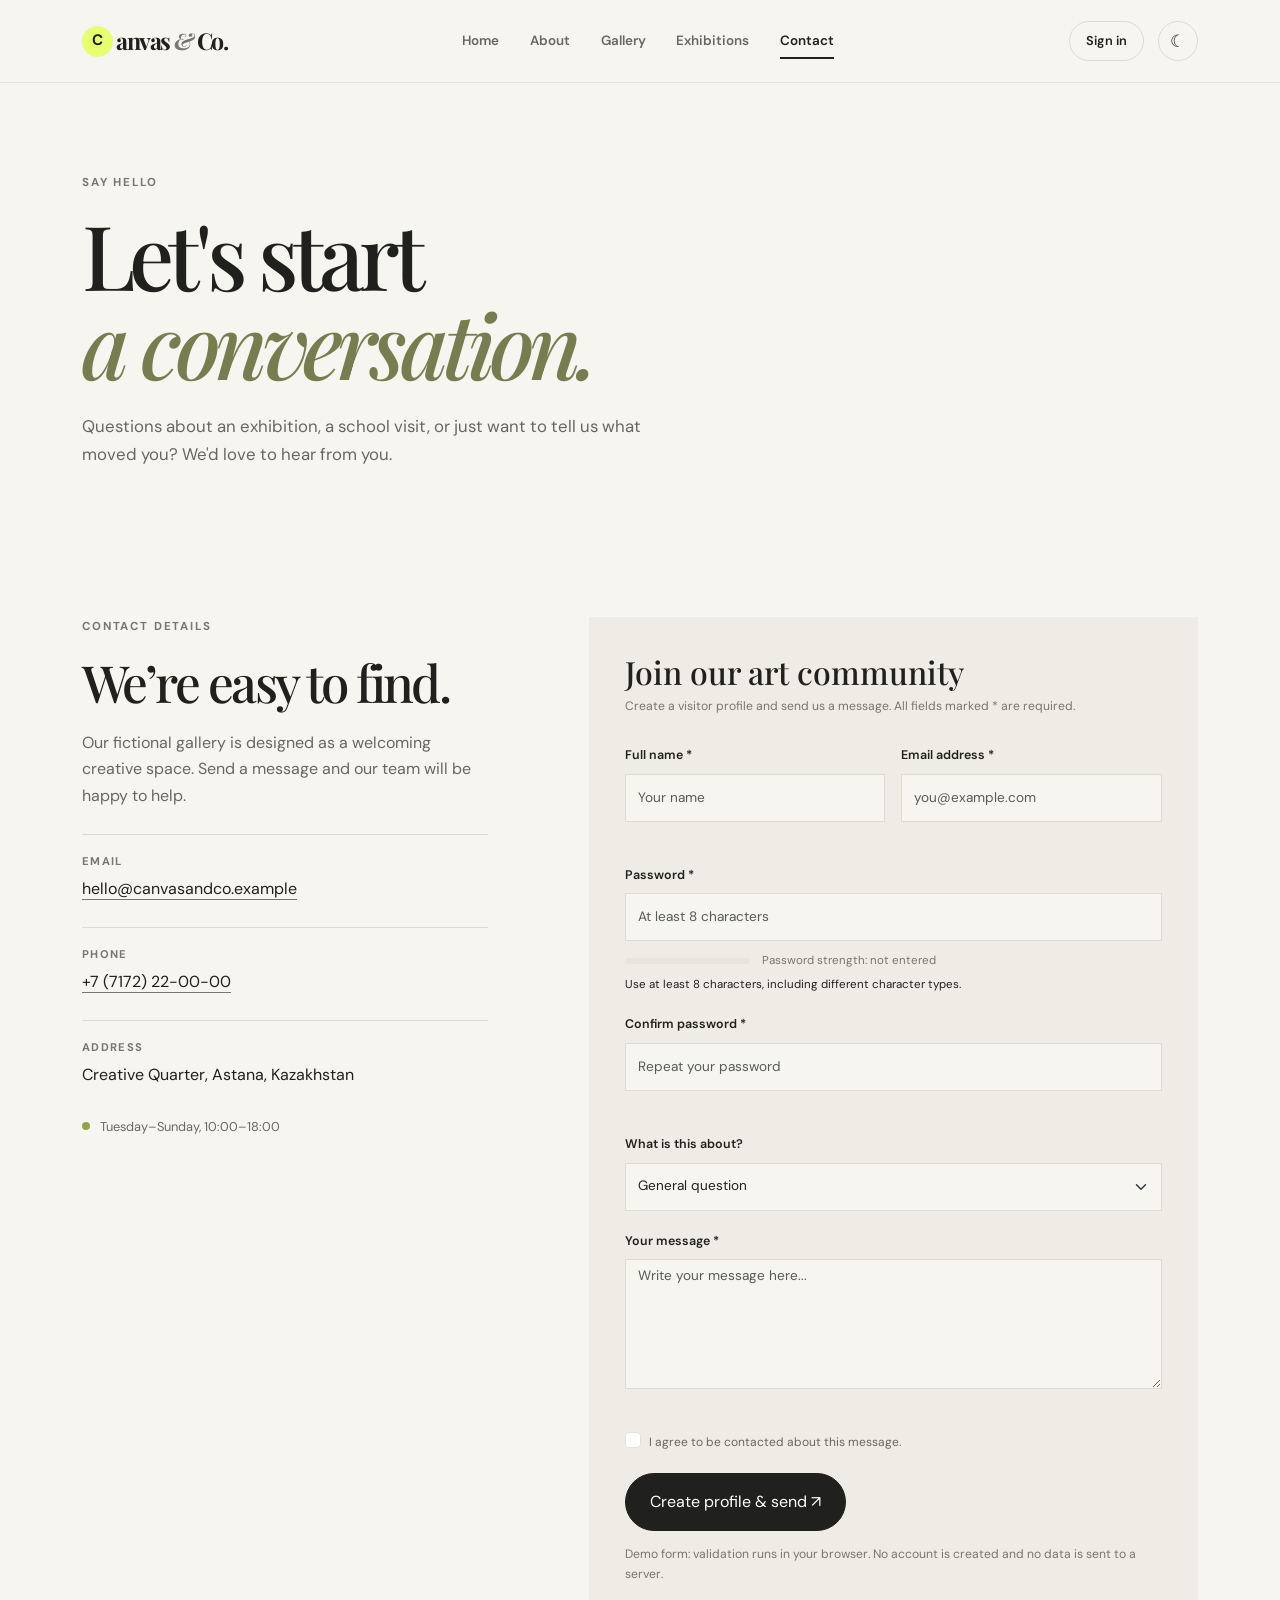
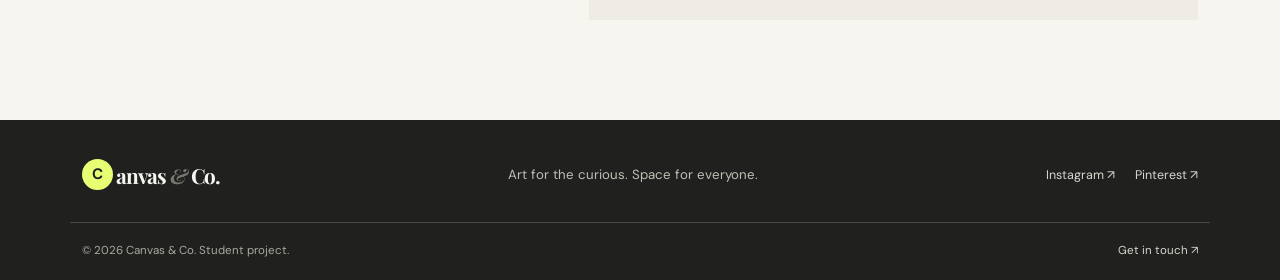
<file: contact.html>
<!DOCTYPE html>
<html lang="en">
<head>
  <meta charset="UTF-8"><meta name="viewport" content="width=device-width, initial-scale=1.0">
  <meta name="description" content="Contact Canvas & Co. gallery with questions, feedback, or visit enquiries.">
  <title>Contact | Canvas & Co.</title>
  <link rel="preconnect" href="https://fonts.googleapis.com"><link rel="preconnect" href="https://fonts.gstatic.com" crossorigin>
  <link href="https://fonts.googleapis.com/css2?family=DM+Sans:wght@400;500;600;700&family=Playfair+Display:wght@500;600;700&display=swap" rel="stylesheet">
  <link href="https://cdn.jsdelivr.net/npm/bootstrap@5.3.3/dist/css/bootstrap.min.css" rel="stylesheet"><link rel="stylesheet" href="css/style.css">
  <script src="js/theme-init.js"></script>
</head>
<body>
<header class="site-header"><div class="container header-inner"><a class="brand" href="index.html"><span class="brand-mark">C</span>anvas <span class="brand-amp">&</span> Co.</a><nav class="main-nav" aria-label="Main navigation"><a href="index.html">Home</a><a href="about.html">About</a><a href="gallery.html">Gallery</a><a href="exhibitions.html">Exhibitions</a><a class="active" href="contact.html">Contact</a></nav><div class="header-tools"><div class="account-area" id="accountArea"><a class="account-link" href="signin.html">Sign in</a></div><button class="theme-toggle" id="themeToggle" type="button" aria-label="Switch to dark theme" title="Switch to dark theme"><span class="theme-icon-moon" aria-hidden="true">☾</span><span class="theme-icon-sun" aria-hidden="true">☀</span></button></div></div></header>
<main>
  <section class="page-hero contact-hero"><div class="container"><p class="eyebrow">Say hello</p><h1>Let's start<br><em>a conversation.</em></h1><p class="page-lead">Questions about an exhibition, a school visit, or just want to tell us what moved you? We'd love to hear from you.</p></div></section>
  <section class="section-pad"><div class="container contact-grid"><div class="contact-details"><p class="eyebrow">Contact details</p><h2>We’re easy to find.</h2><p>Our fictional gallery is designed as a welcoming creative space. Send a message and our team will be happy to help.</p><div class="contact-detail"><span>Email</span><a href="mailto:hello@canvasandco.example">hello@canvasandco.example</a></div><div class="contact-detail"><span>Phone</span><a href="tel:+77172220000">+7 (7172) 22-00-00</a></div><div class="contact-detail"><span>Address</span><p>Creative Quarter, Astana, Kazakhstan</p></div><div class="contact-hours"><span class="status-dot"></span> Tuesday–Sunday, 10:00–18:00</div></div>
    <div class="contact-form-wrap">
      <form class="contact-form" id="registrationForm" novalidate>
        <h2>Join our art community</h2>
        <p class="form-intro">Create a visitor profile and send us a message. All fields marked * are required.</p>
        <div class="row g-3">
          <div class="col-sm-6">
            <label for="fullName" class="form-label">Full name *</label>
            <input class="form-control" type="text" id="fullName" name="fullName" placeholder="Your name" required>
            <small class="field-feedback" id="nameFeedback"></small>
          </div>
          <div class="col-sm-6">
            <label for="email" class="form-label">Email address *</label>
            <input class="form-control" type="email" id="email" name="email" placeholder="you@example.com" required>
            <small class="field-feedback" id="emailFeedback"></small>
          </div>
          <div class="col-12">
            <label for="password" class="form-label">Password *</label>
            <input class="form-control" type="password" id="password" name="password" placeholder="At least 8 characters" required>
            <div class="password-meter" aria-live="polite"><div class="password-meter-track"><span id="passwordMeterBar"></span></div><span id="passwordStrength">Password strength: not entered</span></div>
            <small class="field-feedback" id="passwordRuleFeedback">Use at least 8 characters, including different character types.</small>
          </div>
          <div class="col-12">
            <label for="confirmPassword" class="form-label">Confirm password *</label>
            <input class="form-control" type="password" id="confirmPassword" name="confirmPassword" placeholder="Repeat your password" required>
            <small class="field-feedback" id="passwordFeedback"></small>
          </div>
          <div class="col-12">
            <label for="reason" class="form-label">What is this about?</label>
            <select class="form-select" id="reason" name="reason"><option value="general">General question</option><option value="exhibition">Exhibition enquiry</option><option value="school">School or group visit</option><option value="feedback">Feedback</option></select>
          </div>
          <div class="col-12">
            <label for="message" class="form-label">Your message *</label>
            <textarea class="form-control" id="message" name="message" rows="5" placeholder="Write your message here..." required></textarea>
            <small class="field-feedback" id="messageFeedback"></small>
          </div>
          <div class="col-12"><div class="form-check"><input class="form-check-input" type="checkbox" value="yes" id="consent" required><label class="form-check-label" for="consent">I agree to be contacted about this message.</label></div></div>
          <div class="col-12"><button class="btn btn-dark rounded-pill px-4 py-3" type="submit">Create profile & send ↗</button><div id="formAlert" class="alert mt-3" role="alert" hidden></div><p class="form-note">Demo form: validation runs in your browser. No account is created and no data is sent to a server.</p></div>
        </div>
      </form>
    </div>
  </div></section>
</main>
<footer class="site-footer"><div class="container footer-top"><a class="brand footer-brand" href="index.html"><span class="brand-mark">C</span>anvas <span class="brand-amp">&</span> Co.</a><p>Art for the curious. Space for everyone.</p><div class="footer-social"><a href="https://www.instagram.com/" target="_blank" rel="noopener noreferrer">Instagram ↗</a><a href="https://www.pinterest.com/" target="_blank" rel="noopener noreferrer">Pinterest ↗</a></div></div><div class="container footer-bottom"><span>© 2026 Canvas & Co. Student project.</span><a href="contact.html">Get in touch ↗</a></div></footer>
<script src="https://cdn.jsdelivr.net/npm/bootstrap@5.3.3/dist/js/bootstrap.bundle.min.js"></script>
  <script src="https://code.jquery.com/jquery-3.7.1.min.js"></script>
  <script src="js/script.js"></script></body></html>
</file>
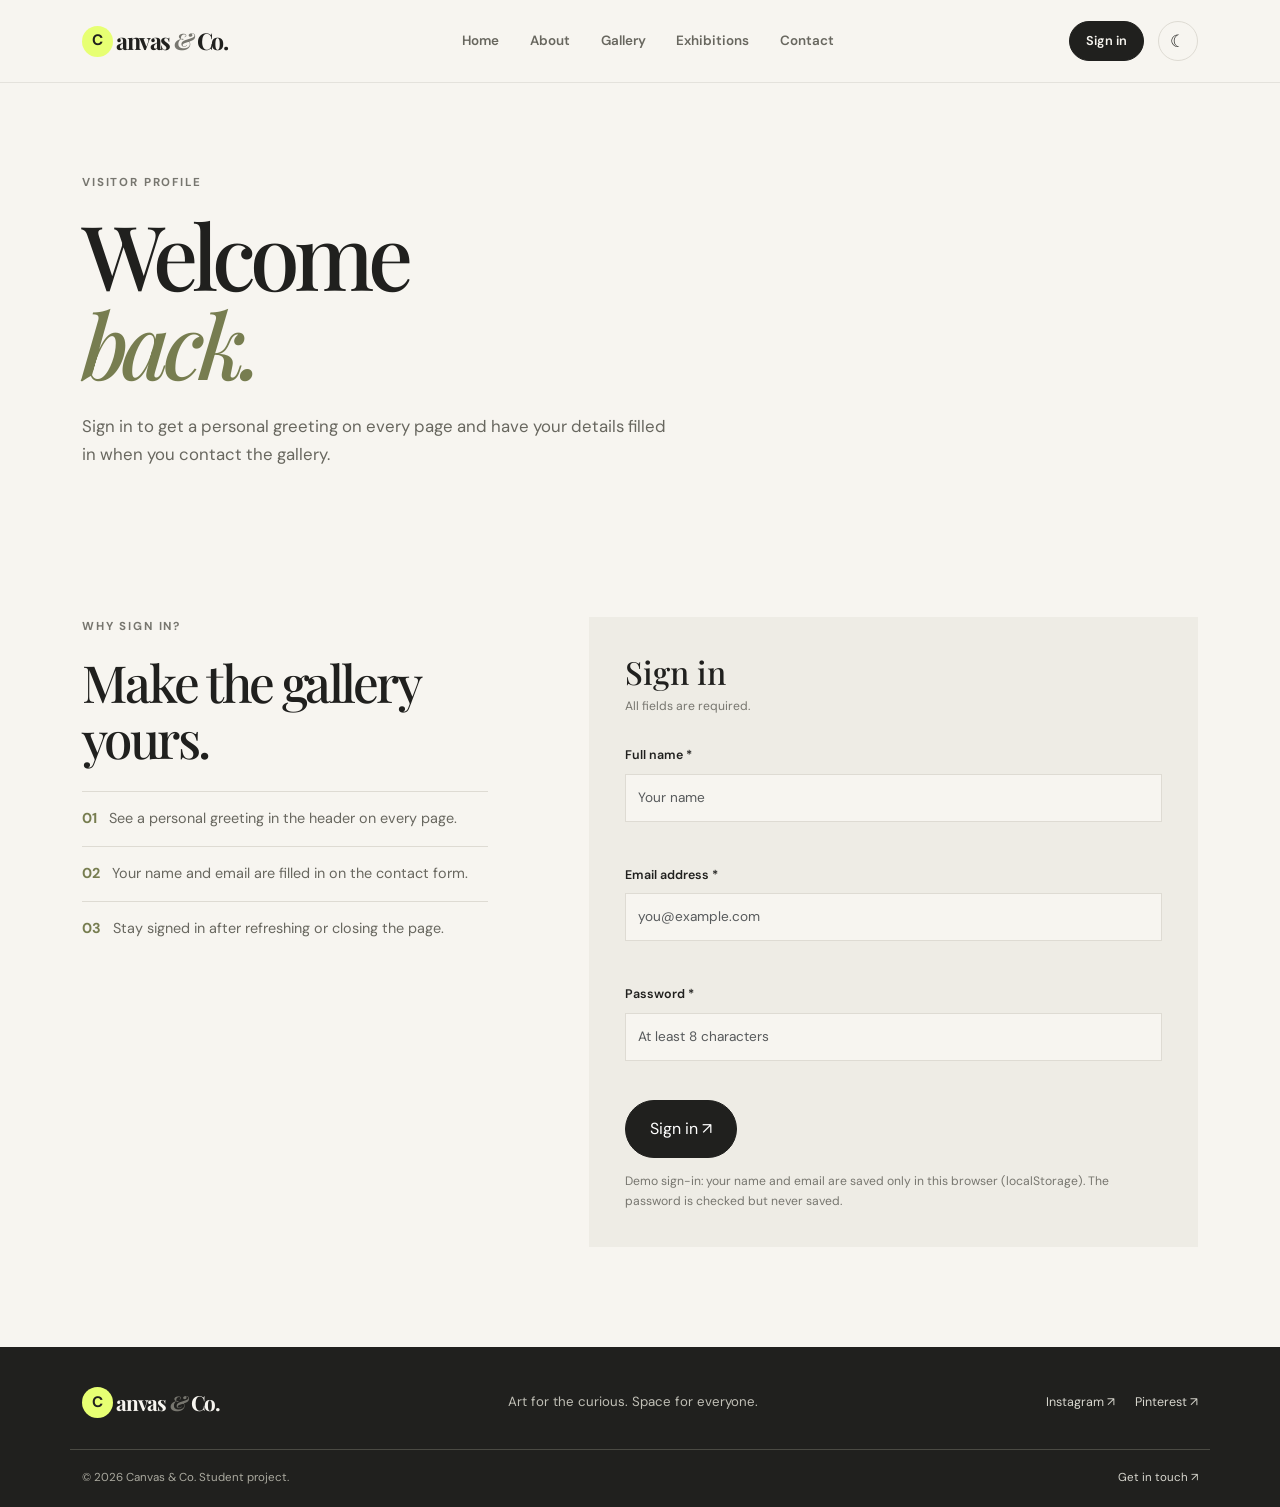
<file: signin.html>
<!DOCTYPE html>
<html lang="en">
<head>
  <meta charset="UTF-8"><meta name="viewport" content="width=device-width, initial-scale=1.0">
  <meta name="description" content="Sign in to your Canvas & Co. visitor profile.">
  <title>Sign in | Canvas & Co.</title>
  <link rel="preconnect" href="https://fonts.googleapis.com"><link rel="preconnect" href="https://fonts.gstatic.com" crossorigin>
  <link href="https://fonts.googleapis.com/css2?family=DM+Sans:wght@400;500;600;700&family=Playfair+Display:wght@500;600;700&display=swap" rel="stylesheet">
  <link href="https://cdn.jsdelivr.net/npm/bootstrap@5.3.3/dist/css/bootstrap.min.css" rel="stylesheet"><link rel="stylesheet" href="css/style.css">
  <script src="js/theme-init.js"></script>
</head>
<body>
<header class="site-header"><div class="container header-inner"><a class="brand" href="index.html"><span class="brand-mark">C</span>anvas <span class="brand-amp">&</span> Co.</a><nav class="main-nav" aria-label="Main navigation"><a href="index.html">Home</a><a href="about.html">About</a><a href="gallery.html">Gallery</a><a href="exhibitions.html">Exhibitions</a><a href="contact.html">Contact</a></nav><div class="header-tools"><div class="account-area" id="accountArea"><a class="account-link active" href="signin.html">Sign in</a></div><button class="theme-toggle" id="themeToggle" type="button" aria-label="Switch to dark theme" title="Switch to dark theme"><span class="theme-icon-moon" aria-hidden="true">☾</span><span class="theme-icon-sun" aria-hidden="true">☀</span></button></div></div></header>
<main>
  <section class="page-hero contact-hero"><div class="container"><p class="eyebrow">Visitor profile</p><h1>Welcome<br><em>back.</em></h1><p class="page-lead">Sign in to get a personal greeting on every page and have your details filled in when you contact the gallery.</p></div></section>
  <section class="section-pad"><div class="container signin-grid">
    <div class="contact-details">
      <p class="eyebrow">Why sign in?</p>
      <h2>Make the gallery yours.</h2>
      <ul class="signin-perks">
        <li><span>01</span>See a personal greeting in the header on every page.</li>
        <li><span>02</span>Your name and email are filled in on the contact form.</li>
        <li><span>03</span>Stay signed in after refreshing or closing the page.</li>
      </ul>
    </div>

    <div>
      <div class="contact-form-wrap" id="signInPanel">
        <form class="contact-form" id="signInForm" novalidate>
          <h2>Sign in</h2>
          <p class="form-intro">All fields are required.</p>
          <div class="row g-3">
            <div class="col-12">
              <label for="signInName" class="form-label">Full name *</label>
              <input class="form-control" type="text" id="signInName" name="name" placeholder="Your name" autocomplete="name" maxlength="60" required>
              <small class="field-feedback" id="signInNameFeedback"></small>
            </div>
            <div class="col-12">
              <label for="signInEmail" class="form-label">Email address *</label>
              <input class="form-control" type="email" id="signInEmail" name="email" placeholder="you@example.com" autocomplete="email" required>
              <small class="field-feedback" id="signInEmailFeedback"></small>
            </div>
            <div class="col-12">
              <label for="signInPassword" class="form-label">Password *</label>
              <input class="form-control" type="password" id="signInPassword" name="password" placeholder="At least 8 characters" autocomplete="current-password" required>
              <small class="field-feedback" id="signInPasswordFeedback"></small>
            </div>
            <div class="col-12">
              <button class="btn btn-dark rounded-pill px-4 py-3" type="submit">Sign in ↗</button>
              <div id="signInAlert" class="alert mt-3" role="alert" hidden></div>
              <p class="form-note">Demo sign-in: your name and email are saved only in this browser (localStorage). The password is checked but never saved.</p>
            </div>
          </div>
        </form>
      </div>

      <div class="profile-card" id="profilePanel" hidden>
        <p class="eyebrow">You're signed in</p>
        <h2>Hello, <span id="profileName"></span>.</h2>
        <p>Your visitor profile is active on every page of Canvas &amp; Co. until you sign out.</p>
        <ul class="profile-details">
          <li><span>Name</span><span id="profileFullName"></span></li>
          <li><span>Email</span><span id="profileEmail"></span></li>
          <li><span>Signed in</span><span id="profileSince"></span></li>
        </ul>
        <div class="profile-actions">
          <a class="btn btn-dark rounded-pill px-4 py-3" href="gallery.html">Explore the gallery ↗</a>
          <button class="btn btn-outline-dark rounded-pill px-4 py-3 sign-out-button" type="button">Sign out</button>
        </div>
      </div>
    </div>
  </div></section>
</main>
<footer class="site-footer"><div class="container footer-top"><a class="brand footer-brand" href="index.html"><span class="brand-mark">C</span>anvas <span class="brand-amp">&</span> Co.</a><p>Art for the curious. Space for everyone.</p><div class="footer-social"><a href="https://www.instagram.com/" target="_blank" rel="noopener noreferrer">Instagram ↗</a><a href="https://www.pinterest.com/" target="_blank" rel="noopener noreferrer">Pinterest ↗</a></div></div><div class="container footer-bottom"><span>© 2026 Canvas & Co. Student project.</span><a href="contact.html">Get in touch ↗</a></div></footer>
<script src="https://cdn.jsdelivr.net/npm/bootstrap@5.3.3/dist/js/bootstrap.bundle.min.js"></script>
  <script src="https://code.jquery.com/jquery-3.7.1.min.js"></script>
  <script src="js/script.js"></script></body></html>
</file>
<file: css/style.css>
:root {
  --color-ink: #20201e;
  --color-paper: #f7f5f0;
  --color-white: #ffffff;
  --color-accent: #e7ff73;
  --color-on-accent: #20201e;
  --color-muted: #77766f;
  --color-line: #dedbd3;
  --color-text-soft: #68675f;
  --color-olive: #777d50;
  --color-focus: #778b25;
  --color-surface: #eeece5;
  --color-surface-alt: #e9e6de;
  --color-placeholder: #e8e4db;
  --color-chip: #e8e6dc;
  --color-header-line: rgba(32,32,30,.09);
  --color-footer: #20201e;
  --color-success: #52752d;
  --color-error: #b02a37;
  --font-body: "DM Sans", sans-serif;
  --font-display: "Playfair Display", serif;
  --space-section: 100px;
}
:root[data-theme="dark"] {
  --color-ink: #f2f0e9;
  --color-paper: #171715;
  --color-white: #24241f;
  --color-muted: #a3a29a;
  --color-line: #3b3a35;
  --color-text-soft: #c4c2b9;
  --color-olive: #c6ce8a;
  --color-focus: #c6ce8a;
  --color-surface: #201f1c;
  --color-surface-alt: #1d1d1a;
  --color-placeholder: #2b2a26;
  --color-chip: #313029;
  --color-header-line: rgba(255,255,255,.08);
  --color-footer: #0f0f0e;
  --color-success: #a3cf72;
  --color-error: #f2848e;
}
* { box-sizing: border-box; }
html { scroll-behavior: smooth; }
[hidden] { display: none !important; }
body { margin: 0; background: var(--color-paper); color: var(--color-ink); font-family: var(--font-body); line-height: 1.65; transition: background-color .25s ease, color .25s ease; }
a { color: inherit; text-decoration: none; }
a:focus-visible, button:focus-visible, input:focus-visible, textarea:focus-visible, select:focus-visible { outline: 3px solid var(--color-focus); outline-offset: 4px; }
.site-header { position: relative; z-index: 10; background: var(--color-paper); border-bottom: 1px solid var(--color-header-line); }
.header-inner { min-height: 82px; display: flex; align-items: center; justify-content: space-between; gap: 30px; }
.brand { display: inline-flex; align-items: center; gap: 0; font-family: var(--font-display); font-size: 1.45rem; font-weight: 700; letter-spacing: -.06em; white-space: nowrap; }
.brand-mark { display: inline-grid; place-items: center; width: 31px; height: 31px; margin-right: 3px; background: var(--color-accent); border-radius: 50%; font-family: var(--font-body); color: var(--color-on-accent); font-size: .95rem; letter-spacing: 0; }
.brand-amp { margin: 0 4px; color: var(--color-muted); font-style: italic; }
.main-nav { display: flex; align-items: center; gap: clamp(15px, 2.4vw, 34px); }
.main-nav a { position: relative; padding: 9px 0; color: var(--color-text-soft); font-size: .84rem; font-weight: 600; transition: color .2s ease; }
.main-nav a::after { position: absolute; right: 0; bottom: 2px; left: 0; height: 2px; background: var(--color-ink); content: ""; transform: scaleX(0); transform-origin: left; transition: transform .2s ease; }
.main-nav a:hover, .main-nav a:focus-visible, .main-nav a.active { color: var(--color-ink); }
.main-nav a:hover::after, .main-nav a:focus-visible::after, .main-nav a.active::after { transform: scaleX(1); }
.hero-section { padding: 68px 0 84px; overflow: hidden; }
.hero-grid { display: grid; grid-template-columns: .95fr 1.05fr; align-items: center; gap: 7%; }
.eyebrow { margin: 0 0 18px; color: var(--color-muted); font-size: .72rem; font-weight: 700; letter-spacing: .16em; text-transform: uppercase; }
.hero-copy h1, .page-hero h1 { margin: 0; font-family: var(--font-display); font-size: clamp(3.4rem, 6.4vw, 6.5rem); font-weight: 500; letter-spacing: -.065em; line-height: .99; }
h1 em, .page-hero h1 em { color: var(--color-olive); font-weight: 500; }
.hero-description { max-width: 430px; margin: 28px 0 30px; color: var(--color-text-soft); font-size: 1.03rem; }
.hero-actions { display: flex; align-items: center; flex-wrap: wrap; gap: 25px; }
.btn-dark { background: var(--color-ink); border-color: var(--color-ink); transition: background .2s, transform .2s; }
.btn-dark:hover { background: #4a4a40; border-color: #4a4a40; transform: translateY(-2px); }
.text-link { display: inline-block; padding-bottom: 3px; border-bottom: 1px solid var(--color-muted); font-size: .84rem; font-weight: 700; transition: border-color .2s, color .2s; }
.text-link:hover { color: var(--color-olive); border-color: var(--color-olive); }
.hero-note { display: flex; align-items: center; gap: 12px; margin-top: 56px; color: var(--color-muted); font-size: .74rem; }
.note-line { width: 35px; height: 1px; background: var(--color-muted); }
.hero-art { position: relative; min-width: 0; padding: 0 30px 36px 0; }
.hero-art > img { display: block; width: 100%; height: min(58vw, 590px); min-height: 400px; object-fit: cover; }
.image-label { position: absolute; bottom: 0; left: -28px; display: flex; flex-direction: column; gap: 4px; min-width: 210px; padding: 17px 22px; background: var(--color-white); box-shadow: 0 8px 28px rgba(0,0,0,.06); }
.image-label span { color: var(--color-muted); font-size: .68rem; }
.image-label strong { font-family: var(--font-display); font-size: 1.25rem; font-weight: 500; }
.hero-stamp { position: absolute; top: 20px; right: 0; display: grid; place-items: center; width: 88px; height: 88px; border-radius: 50%; background: var(--color-accent); color: var(--color-on-accent); font-size: .65rem; font-weight: 700; line-height: 1.3; text-align: center; transform: rotate(10deg); }
.intro-strip { padding: 35px 0; background: var(--color-accent); color: var(--color-on-accent); }
.intro-grid { display: grid; grid-template-columns: 1fr 2fr auto; align-items: center; gap: 30px; }
.intro-grid .eyebrow { color: #454a2e; }
.intro-text { max-width: 650px; font-family: var(--font-display); font-size: clamp(1.1rem, 1.8vw, 1.5rem); line-height: 1.4; }
.circle-link { display: grid; place-items: center; width: 45px; height: 45px; border: 1px solid rgba(32,32,30,.35); border-radius: 50%; font-size: 1.3rem; transition: background .2s, transform .2s; }
.circle-link:hover { background: #ffffff; transform: rotate(45deg); }
.section-pad { padding: var(--space-section) 0; }
.section-heading { display: flex; justify-content: space-between; align-items: end; gap: 25px; margin-bottom: 35px; }
.section-heading h2, .story-copy h2, .contact-details h2, .visit-inner h2 { margin: 0; font-family: var(--font-display); font-size: clamp(2.3rem, 4vw, 3.6rem); font-weight: 500; letter-spacing: -.05em; line-height: 1.1; }
.section-heading .eyebrow { margin-bottom: 10px; }
.heading-note { max-width: 260px; margin: 0; color: var(--color-muted); font-size: .9rem; }
.art-card { height: 100%; }
.art-image { display: block; overflow: hidden; background: var(--color-placeholder); }
.art-image img { display: block; width: 100%; height: 330px; object-fit: cover; transition: transform .45s ease; }
.art-image:hover img { transform: scale(1.04); }
.art-meta { display: flex; justify-content: space-between; gap: 10px; margin-top: 17px; color: var(--color-muted); font-size: .69rem; }
.art-card h3 { margin: 5px 0 0; font-family: var(--font-display); font-size: 1.55rem; font-weight: 500; }
.art-card:nth-child(2) .art-image img { object-position: center 35%; }
.quote-band { padding: 75px 0 85px; background: var(--color-surface-alt); text-align: center; }
.quote-band .eyebrow { margin-bottom: 22px; }
.quote-band blockquote { max-width: 850px; margin: 0 auto; font-family: var(--font-display); font-size: clamp(2rem, 4vw, 3.6rem); letter-spacing: -.04em; line-height: 1.2; }
.quote-credit { margin: 22px 0 0; color: var(--color-muted); font-size: .8rem; }
.site-footer { padding: 38px 0 20px; background: var(--color-footer); color: #f7f5f0; }
.footer-top { display: flex; justify-content: space-between; align-items: center; flex-wrap: wrap; gap: 22px; padding-bottom: 30px; }
.footer-brand { font-size: 1.3rem; }
.footer-top > p { margin: 0; color: #c0bfb6; font-size: .83rem; }
.footer-social { display: flex; gap: 20px; font-size: .78rem; }
.footer-social a, .footer-bottom a { color: #d7d6ce; transition: color .2s; }
.footer-social a:hover, .footer-bottom a:hover { color: var(--color-accent); }
.footer-bottom { display: flex; justify-content: space-between; gap: 20px; padding-top: 18px; border-top: 1px solid #4a4a43; color: #aaa99f; font-size: .72rem; }
.page-hero { padding: 90px 0 72px; }
.page-hero h1 { font-size: clamp(3.7rem, 7vw, 6.7rem); }
.page-lead { max-width: 590px; margin: 26px 0 0; color: var(--color-text-soft); font-size: 1.05rem; }
.story-grid { display: grid; grid-template-columns: 1fr 1fr; align-items: center; gap: 9%; }
.story-image { position: relative; }
.story-image::before { position: absolute; top: -15px; left: -15px; z-index: -1; width: 45%; height: 45%; background: var(--color-accent); content: ""; }
.story-image img { display: block; width: 100%; max-height: 540px; object-fit: cover; }
.story-copy .eyebrow { margin-bottom: 12px; }
.story-copy h2 { margin-bottom: 23px; }
.story-copy p:not(.eyebrow) { color: var(--color-text-soft); }
.values-section { padding: 85px 0 100px; background: var(--color-surface-alt); }
.value-card { min-height: 230px; padding: 28px; background: var(--color-paper); }
.value-number { display: inline-block; margin-bottom: 35px; color: var(--color-olive); font-size: .75rem; }
.value-card h3 { font-family: var(--font-display); font-size: 1.65rem; }
.value-card p { margin-bottom: 0; color: var(--color-text-soft); font-size: .9rem; }
.gallery-hero { padding-bottom: 45px; }
.gallery-toolbar { display: flex; justify-content: space-between; gap: 20px; margin-bottom: 27px; color: var(--color-muted); font-size: .76rem; }
.gallery-grid { display: grid; grid-template-columns: repeat(3, 1fr); grid-auto-flow: dense; gap: 35px 24px; }
.gallery-item { min-width: 0; }
.gallery-item img { display: block; width: 100%; height: 300px; object-fit: cover; background: var(--color-placeholder); transition: filter .25s; }
.gallery-item:hover img { filter: saturate(1.12); }
.gallery-item-tall { grid-row: span 2; }
.gallery-item-tall img { height: 470px; }
.gallery-item-wide { grid-column: span 2; }
.gallery-item-wide img { height: 300px; }
.gallery-caption { display: flex; justify-content: space-between; align-items: end; gap: 10px; padding-top: 13px; }
.gallery-caption span { color: var(--color-muted); font-size: .68rem; }
.gallery-caption h3 { margin: 3px 0 0; font-family: var(--font-display); font-size: 1.4rem; font-weight: 500; }
.artist-tag { padding-bottom: 5px; white-space: nowrap; }
.gallery-disclaimer, .table-note { margin: 24px 0 0; color: var(--color-muted); font-size: .75rem; }
.event-list { border-top: 1px solid var(--color-line); }
.event-row { display: grid; grid-template-columns: 76px 150px minmax(0, 1fr) 150px; align-items: center; gap: 27px; padding: 24px 0; border-bottom: 1px solid var(--color-line); }
.event-date { display: flex; flex-direction: column; align-items: center; line-height: 1.3; }
.event-date span { color: var(--color-muted); font-size: .65rem; letter-spacing: .12em; }
.event-date strong { font-family: var(--font-display); font-size: 2.5rem; font-weight: 500; }
.event-row > img { width: 150px; height: 125px; object-fit: cover; }
.event-type { color: var(--color-olive); font-size: .66rem; font-weight: 700; letter-spacing: .13em; }
.event-info h3 { margin: 4px 0 5px; font-family: var(--font-display); font-size: 1.7rem; font-weight: 500; }
.event-info p { max-width: 470px; margin: 0; color: var(--color-text-soft); font-size: .85rem; }
.event-time { display: flex; justify-content: space-between; align-items: center; gap: 12px; color: var(--color-muted); font-size: .76rem; }
.event-time a { display: grid; place-items: center; flex: 0 0 38px; height: 38px; border: 1px solid var(--color-line); border-radius: 50%; font-size: 1.2rem; transition: background .2s; }
.event-time a:hover { background: var(--color-accent); color: var(--color-on-accent); }
.visit-band { padding: 50px 0; background: var(--color-accent); color: var(--color-on-accent); }
.visit-inner { display: flex; align-items: center; justify-content: space-between; gap: 30px; }
.visit-inner .eyebrow { margin-bottom: 8px; color: #454a2e; }
.visit-inner h2 { font-size: clamp(2rem, 4vw, 3.1rem); }
.visit-inner p:not(.eyebrow) { margin: 12px 0 0; color: #555744; }
.visit-inner .btn-light { border-color: #f7f5f0; background: #f7f5f0; color: #20201e; }
.price-table { --bs-table-bg: transparent; --bs-table-color: var(--color-ink); margin: 0; }
.price-table th { padding: 17px 15px; color: var(--color-muted); font-size: .7rem; letter-spacing: .1em; text-transform: uppercase; }
.price-table td { padding: 19px 15px; border-color: var(--color-line); font-size: .9rem; }
.price-table tbody tr:nth-child(even) { background: var(--color-surface); }
.price-table td:last-child { font-weight: 700; white-space: nowrap; }
.contact-hero { padding-bottom: 48px; }
.contact-grid { display: grid; grid-template-columns: .8fr 1.2fr; gap: 9%; }
.contact-details h2 { margin-bottom: 20px; }
.contact-details > p:not(.eyebrow) { max-width: 390px; color: var(--color-text-soft); }
.contact-detail { margin-top: 25px; padding-top: 17px; border-top: 1px solid var(--color-line); }
.contact-detail > span { display: block; margin-bottom: 5px; color: var(--color-muted); font-size: .7rem; font-weight: 700; letter-spacing: .12em; text-transform: uppercase; }
.contact-detail p { margin: 0; }
.contact-detail a { border-bottom: 1px solid var(--color-muted); }
.contact-detail a:hover { color: var(--color-olive); }
.contact-hours { display: flex; align-items: center; gap: 10px; margin-top: 28px; color: var(--color-text-soft); font-size: .8rem; }
.status-dot { width: 8px; height: 8px; border-radius: 50%; background: #91a548; }
.contact-form-wrap { padding: 36px; background: var(--color-surface); }
.contact-form h2 { margin-bottom: 5px; font-family: var(--font-display); font-size: 2rem; font-weight: 500; }
.form-intro, .form-note { color: var(--color-muted); font-size: .76rem; }
.form-intro { margin-bottom: 25px; }
.form-label { font-size: .78rem; font-weight: 600; }
.form-control, .form-select { min-height: 48px; border: 1px solid var(--color-line); border-radius: 0; background-color: var(--color-paper); color: var(--color-ink); font-family: var(--font-body); font-size: .85rem; }
textarea.form-control { min-height: 130px; }
.form-control:focus, .form-select:focus { background-color: var(--color-paper); color: var(--color-ink); border-color: var(--color-olive); box-shadow: 0 0 0 .2rem rgba(119,125,80,.15); }
.form-check-label { color: var(--color-text-soft); font-size: .75rem; }
.form-note { margin: 13px 0 0; }
@media (max-width: 991.98px) {
  :root { --space-section: 75px; }
  .header-inner { align-items: flex-start; flex-direction: column; gap: 8px; padding-top: 18px; padding-bottom: 15px; }
  .main-nav { width: 100%; flex-wrap: wrap; gap: 10px 24px; }
  .hero-grid { gap: 4%; }
  .hero-copy h1 { font-size: clamp(3.3rem, 7vw, 5rem); }
  .hero-art > img { min-height: 350px; }
  .intro-grid { grid-template-columns: 1fr 2fr auto; gap: 18px; }
  .event-row { grid-template-columns: 65px 120px minmax(0, 1fr); gap: 20px; }
  .event-row > img { width: 120px; height: 110px; }
  .event-time { grid-column: 3; justify-content: flex-start; }
  .gallery-grid { gap: 28px 18px; }
  .gallery-item img { height: 250px; }
  .gallery-item-tall img { height: 430px; }
  .gallery-item-wide img { height: 260px; }
  .contact-grid { gap: 5%; }
  .contact-form-wrap { padding: 27px; }
}
@media (max-width: 767.98px) {
  :root { --space-section: 62px; }
  .header-inner { gap: 12px; }
  .main-nav { gap: 5px 17px; }
  .main-nav a { font-size: .78rem; }
  .hero-section { padding: 50px 0 65px; }
  .hero-grid { grid-template-columns: 1fr; gap: 40px; }
  .hero-copy h1 { font-size: clamp(3.4rem, 13vw, 5.2rem); }
  .hero-description { max-width: 500px; }
  .hero-note { margin-top: 32px; }
  .hero-art { margin-left: 15px; padding-right: 18px; }
  .hero-art > img { height: 420px; min-height: 0; }
  .hero-stamp { right: -2px; width: 72px; height: 72px; font-size: .56rem; }
  .intro-grid { grid-template-columns: 1fr auto; gap: 14px; }
  .intro-grid .eyebrow { grid-column: 1; }
  .intro-text { grid-column: 1; }
  .circle-link { grid-column: 2; grid-row: 1 / span 2; }
  .section-heading { align-items: flex-start; flex-direction: column; gap: 16px; }
  .art-image img { height: 320px; }
  .page-hero { padding: 65px 0 50px; }
  .page-hero h1 { font-size: clamp(3.5rem, 13vw, 5.4rem); }
  .story-grid, .contact-grid { grid-template-columns: 1fr; gap: 40px; }
  .story-image img { max-height: 420px; }
  .story-copy h2, .contact-details h2 { font-size: 2.6rem; }
  .values-section { padding: 65px 0; }
  .value-card { min-height: 0; }
  .value-number { margin-bottom: 18px; }
  .gallery-toolbar { align-items: flex-start; flex-direction: column; gap: 8px; }
  .gallery-grid { grid-template-columns: repeat(2, minmax(0, 1fr)); gap: 28px 14px; }
  .gallery-item img, .gallery-item-tall img, .gallery-item-wide img { height: 245px; }
  .gallery-item-tall { grid-row: auto; }
  .gallery-item-wide { grid-column: span 2; }
  .gallery-caption { align-items: flex-start; flex-direction: column; gap: 4px; }
  .gallery-caption h3 { font-size: 1.25rem; }
  .artist-tag { padding: 0; }
  .event-row { grid-template-columns: 55px minmax(0, 1fr); gap: 14px; }
  .event-date { grid-row: span 2; }
  .event-date strong { font-size: 2rem; }
  .event-row > img { display: none; }
  .event-info h3 { font-size: 1.5rem; }
  .event-time { grid-column: 2; }
  .visit-inner { align-items: flex-start; flex-direction: column; }
  .contact-form-wrap { padding: 25px 20px; }
  .footer-top { align-items: flex-start; flex-direction: column; gap: 16px; }
  .footer-social { flex-wrap: wrap; }
}
@media (max-width: 420px) {
  .brand { font-size: 1.3rem; }
  .main-nav { gap: 3px 13px; }
  .main-nav a { font-size: .73rem; }
  .hero-art > img { height: 330px; }
  .image-label { left: -14px; min-width: 175px; padding: 13px 16px; }
  .hero-actions { align-items: flex-start; flex-direction: column; gap: 18px; }
  .gallery-grid { grid-template-columns: 1fr; }
  .gallery-item-wide { grid-column: auto; }
  .gallery-item img, .gallery-item-tall img, .gallery-item-wide img { height: 310px; }
  .footer-bottom { flex-direction: column; gap: 8px; }
}


.gallery-controls { display: grid; gap: 17px; margin: 0 0 34px; }
.gallery-search { max-width: 440px; }
.filter-buttons, .museum-topics { display: flex; flex-wrap: wrap; gap: 9px; }
.filter-buttons .btn, .museum-topics .btn { border-radius: 50rem; padding: 9px 17px; font-size: .78rem; }
.gallery-empty { margin: 0; padding: 22px; color: var(--color-muted); background: var(--color-surface); }
.gallery-item .lightbox-image { cursor: zoom-in; }
.lightbox { position: fixed; inset: 0; z-index: 2000; display: none; align-items: center; justify-content: center; padding: 55px 80px; background: rgba(18,18,17,.95); }
.lightbox-figure { display: flex; flex-direction: column; align-items: center; max-width: min(100%, 1100px); max-height: 100%; margin: 0; }
.lightbox-figure img { display: block; max-width: 100%; max-height: calc(100vh - 130px); object-fit: contain; box-shadow: 0 15px 60px rgba(0,0,0,.3); }
.lightbox-figure figcaption { padding-top: 14px; color: white; font-family: var(--font-display); font-size: 1.2rem; }
.lightbox button { position: absolute; display: grid; place-items: center; border: 0; color: white; background: transparent; cursor: pointer; }
.lightbox-close { top: 18px; right: 28px; width: 48px; height: 48px; font-size: 2.6rem; }
.lightbox-prev, .lightbox-next { top: 50%; width: 48px; height: 60px; font-size: 2rem; transform: translateY(-50%); }
.lightbox-prev { left: 20px; }
.lightbox-next { right: 20px; }
.lightbox button:hover { color: var(--color-accent); }
body.lightbox-open { overflow: hidden; }
.field-feedback { display: block; min-height: 18px; margin-top: 5px; font-size: .72rem; }
.feedback-success { color: var(--color-success); }
.feedback-error { color: var(--color-error); }
.form-control.is-valid, .form-select.is-valid { border-color: var(--color-success); }
.form-control.is-invalid, .form-select.is-invalid { border-color: var(--color-error); }
.password-meter { display: flex; align-items: center; gap: 12px; margin-top: 10px; color: var(--color-muted); font-size: .72rem; }
.password-meter-track { width: 125px; height: 6px; overflow: hidden; border-radius: 10px; background: var(--color-chip); }
.password-meter-track span { display: block; width: 0; height: 100%; border-radius: inherit; background: #b02a37; transition: width .2s, background .2s; }
.password-meter-track span[data-strength="2"] { background: #d39e00; }
.password-meter-track span[data-strength="3"] { background: #54823c; }
#passwordStrength[data-strength="1"] { color: var(--color-error); }
#passwordStrength[data-strength="2"] { color: #987000; }
#passwordStrength[data-strength="3"] { color: var(--color-success); }
.artwork-admin-section { background: var(--color-surface); }
.admin-toolbar { display: flex; align-items: center; justify-content: space-between; gap: 15px; margin-bottom: 16px; color: var(--color-muted); font-size: .8rem; }
.admin-table { background: var(--color-paper); }
.admin-table td { vertical-align: middle; }
.category-chip { display: inline-block; padding: 4px 10px; border-radius: 50rem; background: var(--color-chip); font-size: .72rem; }
.crud-actions { white-space: nowrap; }
.crud-actions .btn { margin-right: 5px; border-radius: 50rem; }
.artwork-modal { border: 0; border-radius: 0; background: var(--color-paper); }
.artwork-modal .modal-header, .artwork-modal .modal-footer { border-color: var(--color-line); }
.artwork-modal .modal-title { font-family: var(--font-display); }
@media (max-width: 767.98px) {
  .lightbox { padding: 65px 48px; }
  .lightbox-prev { left: 2px; }
  .lightbox-next { right: 2px; }
  .lightbox-figure img { max-height: calc(100vh - 150px); }
  .gallery-toolbar { align-items: flex-start; flex-direction: column; }
  .admin-toolbar { align-items: flex-start; flex-direction: column; }
  .crud-actions .btn { margin: 3px 3px 3px 0; }
}


.header-tools { display: flex; align-items: center; gap: 14px; }
.account-area { display: flex; align-items: center; gap: 10px; font-size: .8rem; font-weight: 600; }
.account-link { padding: 8px 16px; border: 1px solid var(--color-line); border-radius: 50rem; transition: background .2s, color .2s, border-color .2s; }
.account-link:hover, .account-link.active { border-color: var(--color-ink); background: var(--color-ink); color: var(--color-paper); }
.account-greeting { max-width: 140px; overflow: hidden; color: var(--color-text-soft); text-overflow: ellipsis; white-space: nowrap; }
.account-signout { padding: 7px 14px; border: 1px solid var(--color-line); border-radius: 50rem; background: transparent; color: var(--color-ink); font-weight: 600; transition: border-color .2s, background .2s; }
.account-signout:hover { border-color: var(--color-ink); }
.theme-toggle { display: grid; place-items: center; width: 40px; height: 40px; padding: 0; border: 1px solid var(--color-line); border-radius: 50%; background: transparent; color: var(--color-ink); font-size: 1.05rem; line-height: 1; transition: background .2s, border-color .2s, transform .3s; }
.theme-toggle:hover { border-color: var(--color-ink); transform: rotate(-20deg); }
.theme-icon-sun { display: none; }
:root[data-theme="dark"] .theme-icon-moon { display: none; }
:root[data-theme="dark"] .theme-icon-sun { display: inline; }

:root[data-theme="dark"] .btn-dark { border-color: var(--color-ink); background: var(--color-ink); color: var(--color-paper); }
:root[data-theme="dark"] .btn-dark:hover, :root[data-theme="dark"] .btn-dark.active { border-color: #d9d7ce; background: #d9d7ce; color: var(--color-paper); }
:root[data-theme="dark"] .btn-outline-dark {
  --bs-btn-color: var(--color-ink); --bs-btn-border-color: var(--color-line);
  --bs-btn-hover-color: var(--color-paper); --bs-btn-hover-bg: var(--color-ink); --bs-btn-hover-border-color: var(--color-ink);
  --bs-btn-active-color: var(--color-paper); --bs-btn-active-bg: var(--color-ink); --bs-btn-active-border-color: var(--color-ink);
}
:root[data-theme="dark"] #passwordStrength[data-strength="2"] { color: #e7c25c; }
:root[data-theme="dark"] .gallery-item:hover img, :root[data-theme="dark"] .art-image img { filter: brightness(.94); }

.signin-grid { display: grid; grid-template-columns: .8fr 1.2fr; gap: 9%; align-items: start; }
.signin-perks { margin: 25px 0 0; padding: 0; list-style: none; }
.signin-perks li { display: flex; gap: 12px; padding: 15px 0; border-top: 1px solid var(--color-line); color: var(--color-text-soft); font-size: .9rem; }
.signin-perks li span { color: var(--color-olive); font-weight: 700; }
.profile-card { padding: 36px; background: var(--color-surface); }
.profile-card h2 { margin: 0 0 12px; font-family: var(--font-display); font-size: clamp(2rem, 4vw, 2.8rem); font-weight: 500; letter-spacing: -.04em; }
.profile-card p { color: var(--color-text-soft); }
.profile-details { margin: 22px 0 26px; padding: 0; list-style: none; }
.profile-details li { display: flex; justify-content: space-between; gap: 15px; padding: 12px 0; border-top: 1px solid var(--color-line); font-size: .88rem; }
.profile-details li span:first-child { color: var(--color-muted); font-size: .7rem; font-weight: 700; letter-spacing: .12em; text-transform: uppercase; }
.profile-details li span:last-child { overflow-wrap: anywhere; text-align: right; }
.profile-actions { display: flex; flex-wrap: wrap; gap: 12px; }

.faq-layout { display: grid; grid-template-columns: .8fr 1.2fr; gap: 9%; }
.faq-intro h2 { margin: 0 0 18px; font-family: var(--font-display); font-size: clamp(2.3rem, 4vw, 3.6rem); font-weight: 500; letter-spacing: -.05em; line-height: 1.1; }
.faq-intro p:not(.eyebrow) { color: var(--color-text-soft); }
.faq-list { border-top: 1px solid var(--color-line); }
.faq-item { border-bottom: 1px solid var(--color-line); }
.faq-question { display: flex; align-items: center; justify-content: space-between; gap: 20px; width: 100%; padding: 22px 0; border: 0; background: transparent; color: var(--color-ink); font-family: var(--font-display); font-size: clamp(1.15rem, 2vw, 1.4rem); text-align: left; cursor: pointer; }
.faq-question:hover { color: var(--color-olive); }
.faq-icon { display: grid; flex: 0 0 36px; place-items: center; height: 36px; border: 1px solid var(--color-line); border-radius: 50%; font-family: var(--font-body); font-size: 1.2rem; line-height: 1; transition: background .2s, color .2s, border-color .2s; }
.faq-item.is-open .faq-icon { border-color: var(--color-accent); background: var(--color-accent); color: var(--color-on-accent); }
.faq-answer { display: none; }
.faq-answer p { max-width: 620px; margin: 0; padding: 0 56px 24px 0; color: var(--color-text-soft); }

.museum-section { border-top: 1px solid var(--color-line); }
.museum-search { display: flex; gap: 10px; max-width: 560px; margin-bottom: 16px; }
.museum-search .form-control { flex: 1; }
.museum-search .btn { flex: 0 0 auto; }
.museum-options { display: flex; flex-wrap: wrap; align-items: center; justify-content: space-between; gap: 14px; margin: 18px 0 8px; }
.museum-status { min-height: 26px; margin: 0 0 20px; color: var(--color-muted); font-size: .82rem; }
.museum-status.is-error { padding: 16px 18px; border-left: 3px solid var(--color-error); background: var(--color-surface); color: var(--color-ink); }
.museum-status .btn { margin-left: 10px; }
.museum-grid { display: grid; grid-template-columns: repeat(4, minmax(0, 1fr)); gap: 32px 20px; }
.museum-card { display: flex; flex-direction: column; min-width: 0; }
.museum-image { position: relative; overflow: hidden; aspect-ratio: 4 / 5; background: var(--color-placeholder); }
.museum-image img { display: block; width: 100%; height: 100%; object-fit: cover; transition: transform .45s ease; }
.museum-card:hover .museum-image img { transform: scale(1.04); }
.museum-image.is-missing::after { position: absolute; inset: 0; display: grid; place-items: center; padding: 20px; color: var(--color-muted); font-size: .78rem; text-align: center; content: "Image not available"; }
.museum-card h3 { margin: 14px 0 4px; font-family: var(--font-display); font-size: 1.2rem; font-weight: 500; line-height: 1.25; }
.museum-meta { margin: 0; color: var(--color-muted); font-size: .76rem; }
.museum-card .text-link { align-self: flex-start; margin-top: 10px; font-size: .74rem; }
.museum-skeleton .museum-image { animation: museum-pulse 1.2s ease-in-out infinite; }
.museum-skeleton .skeleton-line { height: 12px; margin-top: 14px; background: var(--color-placeholder); animation: museum-pulse 1.2s ease-in-out infinite; }
.museum-skeleton .skeleton-line.short { width: 55%; margin-top: 8px; }
@keyframes museum-pulse { 50% { opacity: .55; } }
.museum-more { margin-top: 38px; text-align: center; }
.api-credit { margin: 24px 0 0; color: var(--color-muted); font-size: .75rem; }
.api-credit a { border-bottom: 1px solid var(--color-muted); }

@media (max-width: 991.98px) {
  .header-inner { flex-direction: row; flex-wrap: wrap; align-items: center; }
  .main-nav { order: 3; }
  .header-tools { margin-left: auto; }
  .museum-grid { grid-template-columns: repeat(3, minmax(0, 1fr)); }
  .faq-layout, .signin-grid { gap: 5%; }
}
@media (max-width: 767.98px) {
  .faq-layout, .signin-grid { grid-template-columns: 1fr; gap: 30px; }
  .faq-answer p { padding-right: 0; }
  .museum-grid { grid-template-columns: repeat(2, minmax(0, 1fr)); gap: 26px 14px; }
  .museum-search { max-width: none; }
  .profile-card { padding: 25px 20px; }
}
@media (max-width: 480px) {
  .header-tools { gap: 8px; }
  .account-greeting { display: none; }
  .account-link, .account-signout { padding: 6px 12px; font-size: .74rem; }
  .theme-toggle { width: 36px; height: 36px; }
  .museum-card h3 { font-size: 1.05rem; }
}
.museum-type { display: flex; align-items: center; gap: 10px; }
.museum-type .form-select { width: auto; min-width: 160px; min-height: 40px; }
</file>
